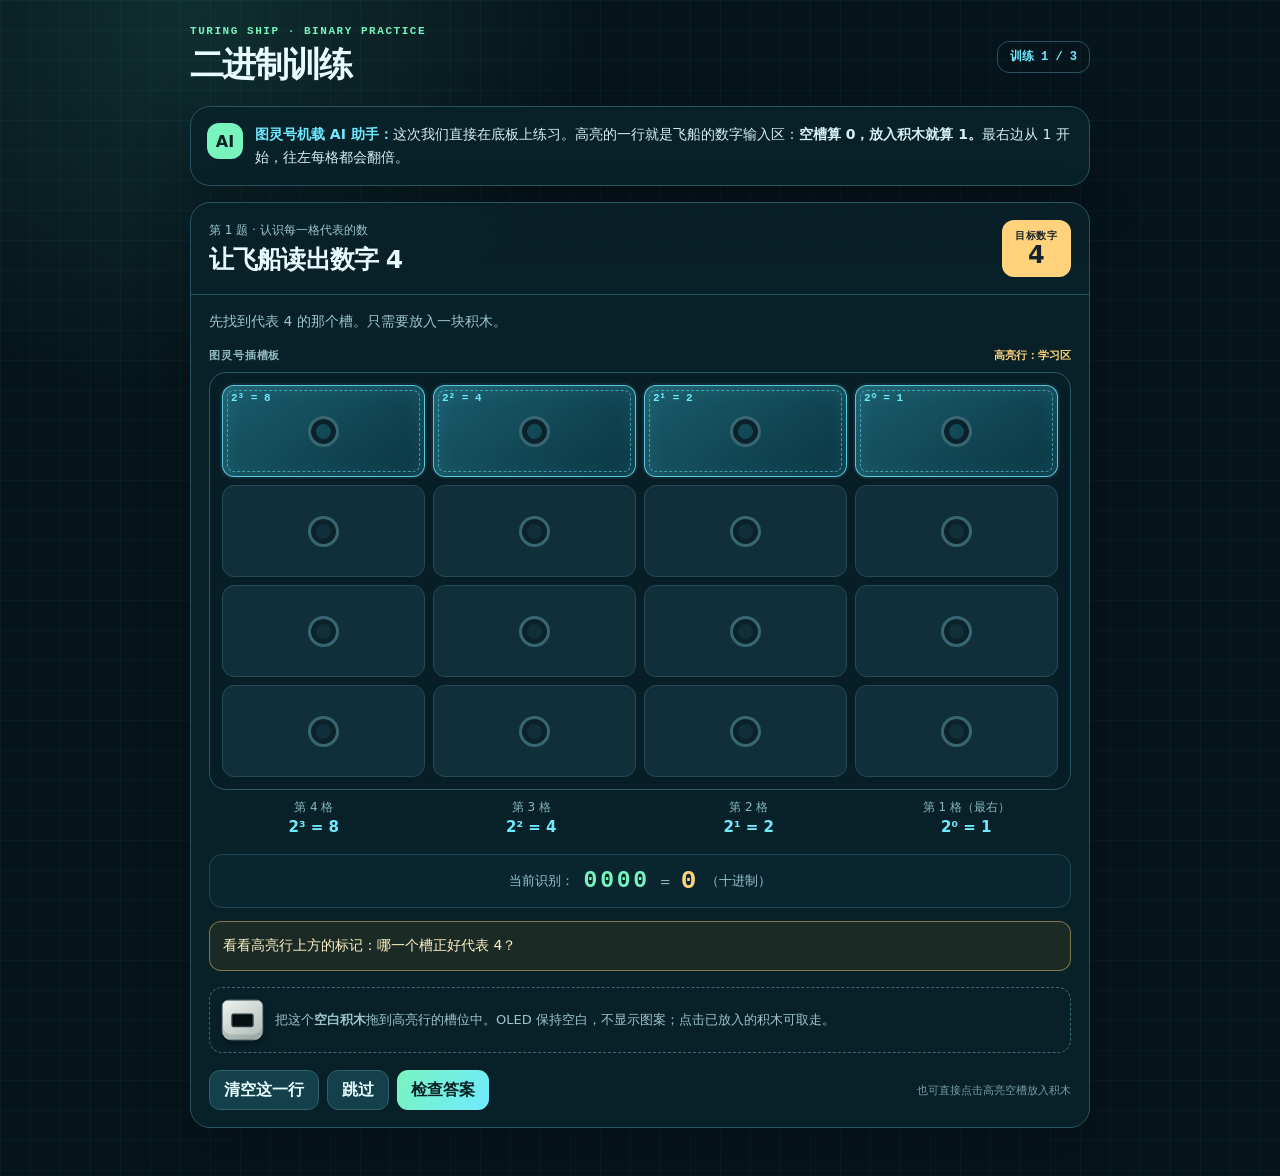
<file: docs/prototypes/binary-learning-game.html>
<!doctype html>
<html lang="zh-CN">
<head>
  <meta charset="utf-8">
  <meta name="viewport" content="width=device-width, initial-scale=1">
  <link rel="icon" href="data:,">
  <title>图灵号 · 二进制训练</title>
  <style>
    :root { --bg:#06151c; --panel:#0b2630; --line:#285462; --cyan:#70eaff; --mint:#78f4bd; --amber:#ffd27b; --text:#e8fbff; --muted:#9bc4cd; --idle:#102f3a; }
    * { box-sizing:border-box; }
    body { min-height:100vh; margin:0; color:var(--text); font-family:Inter,system-ui,"Microsoft YaHei",sans-serif; background:radial-gradient(circle at 15% 0,rgba(80,219,184,.13),transparent 25rem),linear-gradient(rgba(120,240,230,.035) 1px,transparent 1px),linear-gradient(90deg,rgba(120,240,230,.035) 1px,transparent 1px),var(--bg); background-size:auto,30px 30px,30px 30px,auto; }
    button { font:inherit; }
    .shell { width:min(900px,calc(100% - 28px)); margin:0 auto; padding:26px 0 48px; }
    header { display:flex; align-items:center; justify-content:space-between; gap:16px; margin-bottom:18px; }
    .eyebrow { margin:0 0 5px; color:var(--mint); font:700 11px/1 ui-monospace,Consolas,monospace; letter-spacing:.14em; }
    h1 { margin:0; font-size:clamp(24px,4vw,34px); letter-spacing:-.05em; }
    .progress { padding:9px 12px; border:1px solid var(--line); border-radius:12px; color:var(--cyan); font:700 12px/1 ui-monospace,Consolas,monospace; white-space:nowrap; }
    .ai-note,.game { border:1px solid var(--line); border-radius:20px; background:rgba(8,33,42,.88); box-shadow:0 20px 55px rgba(0,0,0,.25); }
    .ai-note { display:flex; gap:12px; align-items:flex-start; padding:16px; margin-bottom:16px; }
    .ai-badge { width:36px; height:36px; display:grid; place-items:center; flex:0 0 auto; border-radius:12px; color:#062029; background:var(--mint); font-weight:900; }
    .ai-note p { margin:0; color:#d4f1f6; font-size:14px; line-height:1.65; }
    .ai-note strong { color:var(--cyan); }
    .game { overflow:hidden; }
    .game-head { display:flex; align-items:center; justify-content:space-between; gap:12px; padding:17px 18px; border-bottom:1px solid var(--line); }
    .kicker { margin:0 0 4px; color:var(--muted); font-size:12px; }
    h2 { margin:0; font-size:clamp(19px,3vw,25px); letter-spacing:-.035em; }
    .target { padding:9px 13px; border-radius:12px; color:#15242a; text-align:center; background:var(--amber); font-weight:800; }
    .target small { display:block; font-size:10px; letter-spacing:.08em; } .target b { display:block; font-size:24px; line-height:1.05; }
    .instruction { margin:0; padding:15px 18px 0; color:var(--muted); font-size:14px; line-height:1.65; }
    .board-wrap { padding:18px; }
    .board-label { display:flex; align-items:center; justify-content:space-between; margin:0 0 10px; color:#91bac3; font:700 11px/1 ui-monospace,Consolas,monospace; letter-spacing:.08em; }
    .legend { color:var(--amber); letter-spacing:0; }
    .board { display:grid; grid-template-columns:repeat(4,1fr); gap:8px; padding:12px; border:1px solid #2a5967; border-radius:17px; background:#071e27; }
    .slot { position:relative; min-height:92px; display:grid; place-items:center; border:1px solid #254b57; border-radius:12px; background:var(--idle); }
    .slot::after { content:""; width:25px; height:25px; border:3px solid #386673; border-radius:50%; box-shadow:inset 0 0 0 5px #0b222b; }
    .slot.active { border-color:rgba(112,234,255,.78); background:linear-gradient(145deg,rgba(32,104,120,.85),rgba(10,55,68,.95)); box-shadow:inset 0 0 22px rgba(112,234,255,.13),0 0 0 2px rgba(112,234,255,.07); }
    .slot.active::before { content:attr(data-weight); position:absolute; top:7px; left:8px; color:var(--cyan); font:700 11px/1 ui-monospace,Consolas,monospace; }
    .slot.active.empty { outline:1px dashed rgba(112,234,255,.5); outline-offset:-6px; }
    .block { width:57px; height:56px; display:grid; place-items:center; position:relative; cursor:grab; border:1px solid #b5c5c6; border-radius:9px 9px 13px 13px; background:linear-gradient(145deg,#eef2ed,#aeb9b6); box-shadow:inset 0 -7px 0 rgba(61,75,75,.18),0 5px 9px rgba(0,0,0,.25); }
    .block:active { cursor:grabbing; }
    .block .oled { width:31px; height:19px; border:2px solid #253739; border-radius:3px; background:#071113; box-shadow:inset 0 0 4px #000; }
    .block .oled::after { content:""; display:block; width:100%; height:100%; } /* 纯空白 OLED：不显示积木图案 */
    .active .block { animation:drop .18s ease-out; }
    @keyframes drop { from { transform:translateY(-12px); opacity:.4; } to { transform:none; opacity:1; } }
    .weights { display:grid; grid-template-columns:repeat(4,1fr); gap:8px; margin-top:9px; }
    .weight { color:#86b6c0; text-align:center; font-size:12px; } .weight b { display:block; margin-top:2px; color:var(--cyan); font-size:15px; }
    .readout { display:flex; justify-content:center; align-items:center; gap:10px; flex-wrap:wrap; margin:0 18px; padding:13px; border:1px solid #214a57; border-radius:13px; color:var(--muted); background:#082530; font-size:13px; }
    #binary { color:var(--mint); font:800 23px/1 ui-monospace,Consolas,monospace; letter-spacing:.12em; } #decimal { color:var(--amber); font:800 26px/1 ui-monospace,Consolas,monospace; }
    .feedback { min-height:49px; margin:13px 18px 0; padding:13px; border:1px solid #28535e; border-radius:12px; color:#c8e8ed; background:#0a303b; font-size:14px; line-height:1.55; }
    .feedback.good { color:#d5fff0; border-color:rgba(120,244,189,.55); background:rgba(51,168,123,.15); } .feedback.warn { color:#fff0c6; border-color:rgba(255,210,123,.45); background:rgba(151,105,26,.14); }
    .tray { display:flex; align-items:center; gap:12px; margin:16px 18px 0; padding:12px; border:1px dashed #3a6c78; border-radius:13px; color:var(--muted); font-size:13px; }
    .source-block { flex:0 0 auto; transform:scale(.72); transform-origin:center; margin:-8px; }
    .actions { display:flex; justify-content:space-between; align-items:center; gap:12px; padding:17px 18px; }
    .buttons { display:flex; flex-wrap:wrap; gap:8px; }
    .btn { min-height:40px; padding:0 14px; cursor:pointer; border:1px solid #315f6b; border-radius:11px; color:var(--text); font-weight:800; background:#13404b; } .btn:hover { filter:brightness(1.12); }
    .btn.primary { border:0; color:#072126; background:linear-gradient(120deg,var(--mint),var(--cyan)); } .keys { color:#789da7; font-size:11px; text-align:right; }
    @media(max-width:600px) { .shell{width:min(100% - 18px,520px);padding-top:15px;} .board-wrap{padding:12px;} .board{gap:5px;padding:7px;} .slot{min-height:73px;border-radius:9px;} .block{transform:scale(.8);} .active .block{transform:scale(.8);} .weights{gap:5px;} .weight{font-size:10px;} .weight b{font-size:13px;} .game-head{padding:15px;} .instruction{padding:13px 15px 0;} .readout,.feedback,.tray{margin-left:15px;margin-right:15px;} .actions{align-items:flex-start;flex-direction:column;padding:15px;} .keys{text-align:left;} }
  </style>
</head>
<body>
  <main class="shell">
    <header><div><p class="eyebrow">TURING SHIP · BINARY PRACTICE</p><h1>二进制训练</h1></div><div class="progress" id="progress">训练 1 / 3</div></header>
    <section class="ai-note"><div class="ai-badge">AI</div><p><strong>图灵号机载 AI 助手：</strong>这次我们直接在底板上练习。高亮的一行就是飞船的数字输入区：<b>空槽算 0，放入积木就算 1。</b>最右边从 1 开始，往左每格都会翻倍。</p></section>
    <section class="game">
      <div class="game-head"><div><p class="kicker" id="kicker"></p><h2 id="title"></h2></div><div class="target"><small>目标数字</small><b id="target"></b></div></div>
      <p class="instruction" id="instruction"></p>
      <div class="board-wrap"><div class="board-label"><span>图灵号插槽板</span><span class="legend">高亮行：学习区</span></div><div class="board" id="board" aria-label="4乘4插槽板"></div><div class="weights"><div class="weight">第 4 格<b>2³ = 8</b></div><div class="weight">第 3 格<b>2² = 4</b></div><div class="weight">第 2 格<b>2¹ = 2</b></div><div class="weight">第 1 格（最右）<b>2⁰ = 1</b></div></div></div>
      <div class="readout"><span>当前识别：</span><strong id="binary">0000</strong><span>=</span><strong id="decimal">0</strong><span>（十进制）</span></div>
      <div class="feedback" id="feedback"></div>
      <div class="tray"><div class="block source-block" id="source-block" draggable="true" aria-label="可拖动的空白积木"><div class="oled" aria-label="空白 OLED"></div></div><span>把这个<strong>空白积木</strong>拖到高亮行的槽位中。OLED 保持空白，不显示图案；点击已放入的积木可取走。</span></div>
      <div class="actions"><div class="buttons"><button class="btn" id="reset" type="button">清空这一行</button><button class="btn" id="skip" type="button">跳过</button><button class="btn primary" id="check" type="button">检查答案</button></div><div class="keys">也可直接点击高亮空槽放入积木</div></div>
    </section>
  </main>
  <script>
    const rounds = [
      { target:4, kicker:'第 1 题 · 认识每一格代表的数', title:'让飞船读出数字 4', text:'先找到代表 4 的那个槽。只需要放入一块积木。', hint:'看看高亮行上方的标记：哪一个槽正好代表 4？', success:'答对啦！只有“4”这一格有积木，所以飞船读到 0100，也就是十进制 4。' },
      { target:5, kicker:'第 2 题 · 组合数字', title:'让飞船读出数字 5', text:'这次没有单独代表 5 的槽。把两块积木放进合适的位置，让它们加起来。', hint:'先找一个比较大的数字，再想想还差多少。', success:'做得好！4 和 1 两格都有积木，0101 就表示十进制 5。' },
      { target:2, kicker:'第 3 题 · 认识二进制 10', title:'把十进制 2 写成二进制', text:'二进制里的 1 加 1 会写成 10：最右边空着，左边紧挨着的“2”格放入积木。', hint:'最右边代表 1；它左边的槽代表 2。', success:'训练完成！0010 表示十进制 2。接下来，我们可以用两个输入信号做一个会算 0 和 1 的小计算器。' }
    ];
    const weights = [8,4,2,1];
    let roundIndex = 0, bits = [0,0,0,0], solved = false;
    const board = document.querySelector('#board'); const feedback = document.querySelector('#feedback');
    const el = id => document.querySelector(id);
    function value(){ return bits.reduce((sum, bit, index) => sum + bit * weights[index], 0); }
    function message(text, type=''){ feedback.textContent=text; feedback.className=`feedback ${type}`.trim(); }
    function addBlock(slot, col){ const block=document.createElement('div'); block.className='block'; block.draggable=true; block.innerHTML='<div class="oled" aria-label="空白 OLED"></div>'; block.title='点击取走积木'; block.addEventListener('click', event=>{ event.stopPropagation(); if(!solved){bits[col]=0; render();} }); block.addEventListener('dragstart', event=>event.dataTransfer.setData('source',`slot:${col}`)); slot.append(block); }
    function renderBoard(){ board.innerHTML=''; for(let row=0;row<4;row++){ for(let col=0;col<4;col++){ const slot=document.createElement('div'); const active=row===0; slot.className=`slot${active?' active':''}${active&&!bits[col]?' empty':''}`; if(active){ slot.dataset.weight=`${['2³','2²','2¹','2⁰'][col]} = ${weights[col]}`; slot.setAttribute('role','button'); slot.tabIndex=0; slot.setAttribute('aria-label',`学习行第 ${col+1} 格，代表 ${weights[col]}，${bits[col]?'已放积木':'空槽'}`); slot.addEventListener('dragover',event=>event.preventDefault()); slot.addEventListener('drop',event=>{event.preventDefault(); if(!solved){bits[col]=1;render();}}); slot.addEventListener('click',()=>{if(!solved && !bits[col]){bits[col]=1;render();}}); slot.addEventListener('keydown',event=>{if((event.key==='Enter'||event.key===' ')&&!solved){event.preventDefault();if(!bits[col]){bits[col]=1;render();}}}); if(bits[col]) addBlock(slot,col); } board.append(slot); } } }
    function render(){ const round=rounds[roundIndex], now=value(); el('#progress').textContent=`训练 ${roundIndex+1} / ${rounds.length}`; el('#kicker').textContent=round.kicker; el('#title').textContent=round.title; el('#target').textContent=round.target; el('#instruction').textContent=round.text; el('#binary').textContent=bits.join(''); el('#decimal').textContent=now; el('#check').textContent=solved?(roundIndex===rounds.length-1?'训练完成':'下一题'):'检查答案'; el('#skip').textContent=roundIndex===rounds.length-1?'重新开始':'跳过'; renderBoard(); }
    function advance(){ if(roundIndex===rounds.length-1){roundIndex=0;}else{roundIndex++;}bits=[0,0,0,0];solved=false;message(rounds[roundIndex].hint,'warn');render(); }
    el('#source-block').addEventListener('dragstart', event=>event.dataTransfer.setData('source','tray'));
    el('#reset').addEventListener('click',()=>{if(!solved){bits=[0,0,0,0];message(rounds[roundIndex].hint,'warn');render();}});
    el('#skip').addEventListener('click',advance);
    el('#check').addEventListener('click',()=>{const round=rounds[roundIndex],now=value();if(solved){advance();return;}if(now===round.target){solved=true;message(round.success,'good');}else if(now<round.target){message(`现在是 ${now}，离目标 ${round.target} 还差 ${round.target-now}。${round.hint}`,'warn');}else{message(`现在是 ${now}，比目标 ${round.target} 多了 ${now-round.target}。点击多余的积木把它取走试试。`,'warn');}render();});
    message(rounds[0].hint,'warn'); render();
  </script>
</body>
</html>
</file>
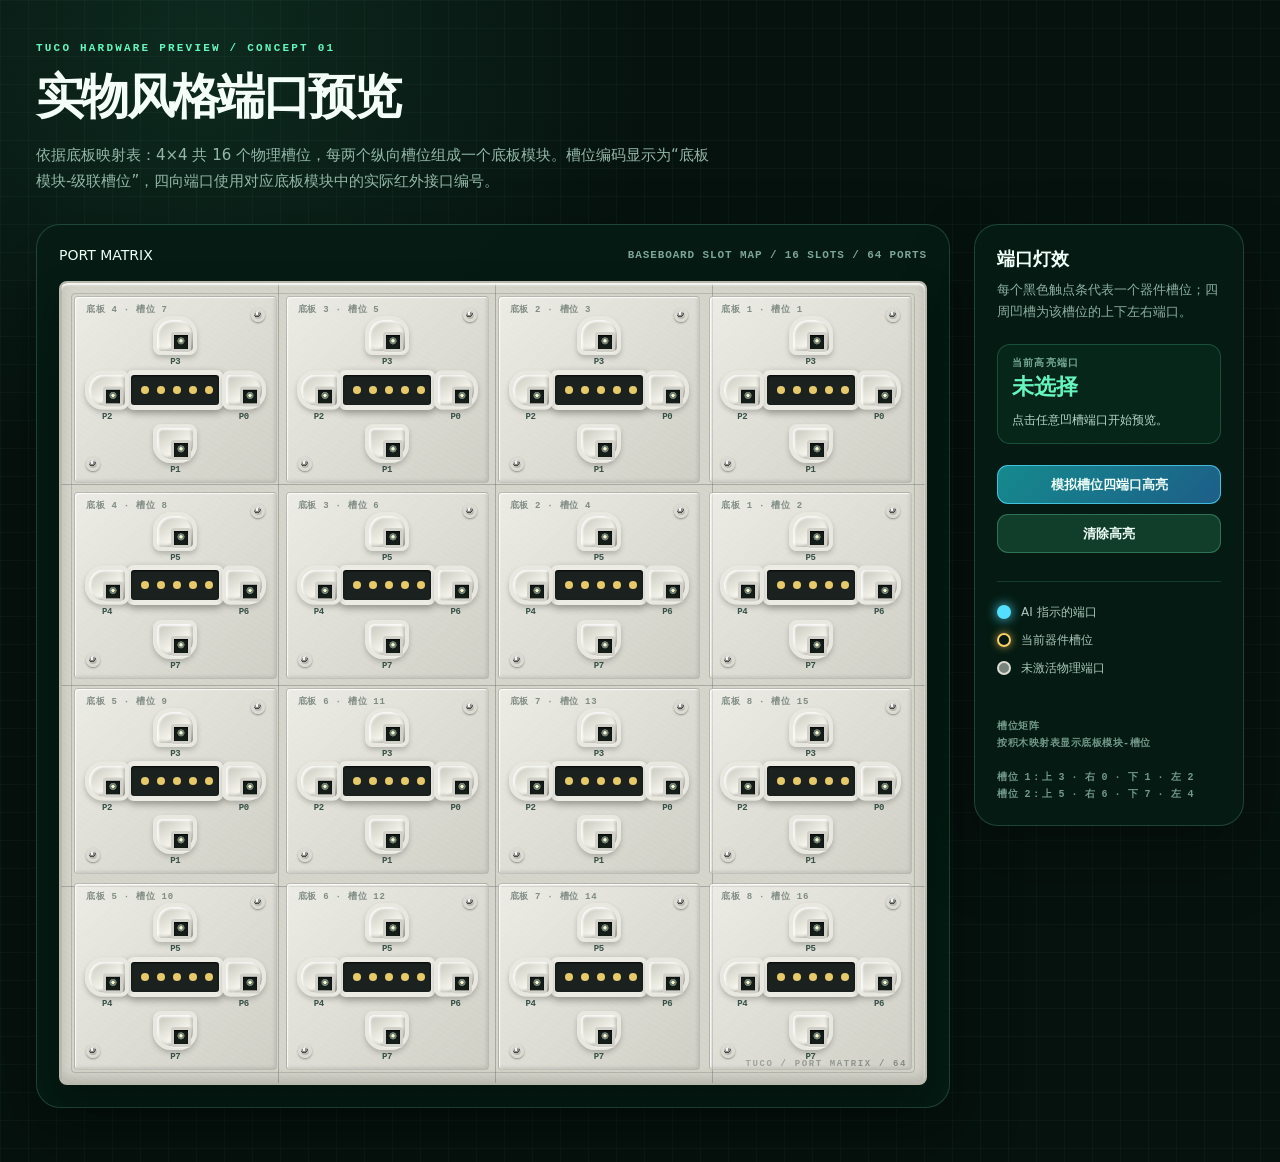
<file: docs/prototypes/port-board-preview.html>
<!doctype html>
<html lang="zh-CN">
<head>
  <meta charset="utf-8">
  <meta name="viewport" content="width=device-width, initial-scale=1">
  <link rel="icon" href="data:,">
  <title>TUCO 实物风格端口预览</title>
  <style>
    :root {
      color-scheme: dark;
      --ink: #071812;
      --panel: #0a251c;
      --line: rgba(133, 239, 192, 0.2);
      --mint: #66f5bd;
      --cyan: #55dfff;
      --amber: #ffcf68;
      --plastic: #e2e1d8;
      --plastic-shadow: #a8a8a0;
      --pcb: #18201f;
    }

    * { box-sizing: border-box; }

    body {
      min-width: 1120px;
      min-height: 100vh;
      margin: 0;
      color: #dff7eb;
      font-family: Inter, ui-sans-serif, system-ui, -apple-system, BlinkMacSystemFont, "Microsoft YaHei", sans-serif;
      background:
        radial-gradient(circle at 16% 4%, rgba(51, 167, 120, 0.16), transparent 28rem),
        linear-gradient(rgba(116, 255, 197, 0.035) 1px, transparent 1px),
        linear-gradient(90deg, rgba(116, 255, 197, 0.035) 1px, transparent 1px),
        #06120e;
      background-size: auto, 28px 28px, 28px 28px, auto;
    }

    .shell {
      width: min(1440px, calc(100vw - 72px));
      margin: 0 auto;
      padding: 42px 0 54px;
    }

    .eyebrow {
      margin: 0 0 10px;
      color: var(--mint);
      font: 700 11px/1.2 ui-monospace, SFMono-Regular, Consolas, monospace;
      letter-spacing: 0.2em;
    }

    h1 {
      margin: 0;
      color: #f4fff9;
      font-size: clamp(32px, 4vw, 48px);
      letter-spacing: -0.055em;
    }

    .description {
      max-width: 680px;
      margin: 14px 0 30px;
      color: #93b7a8;
      font-size: 15px;
      line-height: 1.7;
    }

    .workbench {
      display: grid;
      grid-template-columns: minmax(830px, 1fr) 270px;
      gap: 24px;
      align-items: start;
    }

    .board-wrap, .sidebar {
      border: 1px solid var(--line);
      border-radius: 24px;
      background: rgba(5, 28, 20, 0.88);
      box-shadow: 0 28px 70px rgba(0, 0, 0, 0.32);
    }

    .board-wrap { padding: 22px; }

    .panel-title {
      display: flex;
      align-items: center;
      justify-content: space-between;
      margin: 0 0 18px;
      color: #effff7;
      font-size: 14px;
    }

    .panel-title span {
      color: #7da596;
      font: 600 11px/1 ui-monospace, SFMono-Regular, Consolas, monospace;
      letter-spacing: 0.08em;
    }

    .board {
      position: relative;
      display: grid;
      grid-template-columns: repeat(4, minmax(160px, 1fr));
      gap: 9px;
      min-height: 804px;
      padding: 13px;
      overflow: hidden;
      border: 2px solid #b8b8ad;
      border-radius: 8px;
      background:
        linear-gradient(90deg, rgba(99, 99, 96, 0.38) 1px, transparent 1px),
        linear-gradient(rgba(99, 99, 96, 0.38) 1px, transparent 1px),
        repeating-linear-gradient(30deg, rgba(80, 80, 76, 0.025) 0 1px, transparent 1px 5px),
        #d5d5cb;
      background-size: calc(25% + 1px) 100%, 100% calc(25% + 1px), auto, auto;
      box-shadow: inset 0 2px 2px rgba(255, 255, 255, 0.95), inset 0 -5px 12px rgba(74, 74, 69, 0.22), 0 18px 36px rgba(0, 0, 0, 0.28);
    }

    .board::before, .board::after {
      position: absolute;
      z-index: 0;
      content: "";
      pointer-events: none;
    }

    .board::before {
      inset: 10px;
      border: 1px solid rgba(104, 104, 97, 0.28);
      border-radius: 4px;
    }

    .board::after {
      right: 18px;
      bottom: 14px;
      color: rgba(35, 51, 44, 0.48);
      content: "TUCO / PORT MATRIX / 64";
      font: 700 9px/1 ui-monospace, SFMono-Regular, Consolas, monospace;
      letter-spacing: 0.18em;
    }

    .slot {
      position: relative;
      z-index: 1;
      min-height: 183px;
      border: 1px solid rgba(115, 115, 109, 0.34);
      border-radius: 4px;
      background: linear-gradient(135deg, rgba(255, 255, 252, 0.56), rgba(166, 166, 159, 0.1));
      box-shadow: inset 1px 1px 1px rgba(255, 255, 255, 0.84), inset -2px -2px 3px rgba(76, 76, 72, 0.12);
      transition: box-shadow 180ms ease, border-color 180ms ease;
    }

    .slot.is-selected {
      border-color: rgba(255, 195, 75, 0.95);
      box-shadow: inset 1px 1px 1px rgba(255, 255, 255, 0.84), inset -2px -2px 3px rgba(76, 76, 72, 0.12), 0 0 0 2px rgba(255, 198, 77, 0.34), 0 0 21px rgba(255, 181, 45, 0.4);
    }

    .slot-index {
      position: absolute;
      top: 9px;
      left: 11px;
      color: rgba(34, 57, 47, 0.52);
      font: 700 9px/1 ui-monospace, SFMono-Regular, Consolas, monospace;
      letter-spacing: 0.08em;
    }

    .screw {
      position: absolute;
      width: 14px;
      aspect-ratio: 1;
      border: 3px solid #dbdbd3;
      border-radius: 50%;
      background: radial-gradient(circle at 38% 32%, #f5f5f2 0 16%, #8a8b87 20% 37%, #3f4441 41% 47%, #b8b8b0 52% 100%);
      box-shadow: 0 1px 2px rgba(42, 42, 39, 0.48), inset 0 1px 1px rgba(255, 255, 255, 0.9);
    }

    .screw-a { top: 11px; right: 11px; }
    .screw-b { bottom: 11px; left: 11px; }

    .socket {
      position: absolute;
      top: 50%;
      left: 50%;
      width: 98px;
      height: 40px;
      transform: translate(-50%, -50%);
      border: 5px solid #ecece5;
      border-radius: 8px;
      background: #1b211f;
      box-shadow: 0 3px 7px rgba(58, 58, 53, 0.48), inset 0 1px 2px #050806;
    }

    .socket::before {
      position: absolute;
      top: 50%;
      left: 10px;
      width: 8px;
      height: 8px;
      border-radius: 50%;
      background: #e6c96b;
      box-shadow: 16px 0 #e6c96b, 32px 0 #e6c96b, 48px 0 #e6c96b, 64px 0 #e6c96b;
      content: "";
      transform: translateY(-50%);
    }

    .port {
      position: absolute;
      display: grid;
      width: 44px;
      height: 39px;
      place-items: center;
      border: 4px solid #e8e8e0;
      color: rgba(15, 39, 31, 0.78);
      cursor: pointer;
      isolation: isolate;
      outline: none;
      background: linear-gradient(145deg, #c5c5bb, #f5f5ed 62%, #aaa9a0);
      box-shadow: inset 2px 2px 2px rgba(255, 255, 255, 0.84), inset -2px -2px 3px rgba(58, 58, 54, 0.25), 0 3px 5px rgba(70, 70, 65, 0.28);
      transition: transform 150ms ease, box-shadow 150ms ease, border-color 150ms ease;
    }

    .port::before {
      width: 14px;
      height: 14px;
      border: 3px solid #d1d1c9;
      border-radius: 3px;
      background: radial-gradient(circle at 50% 42%, #faf7cc 0 13%, #748176 17% 31%, #151d19 36% 100%);
      box-shadow: inset 0 1px 2px #010302, 0 1px 1px rgba(255, 255, 255, 0.45);
      content: "";
    }

    .port::after {
      position: absolute;
      z-index: -1;
      width: 36px;
      height: 36px;
      border-radius: 50%;
      background: transparent;
      content: "";
      transition: background 150ms ease, box-shadow 150ms ease;
    }

    .port:hover { transform: scale(1.06); }

    .port.active {
      border-color: #b5fff2;
      box-shadow: inset 2px 2px 2px rgba(255, 255, 255, 0.84), inset -2px -2px 3px rgba(58, 58, 54, 0.25), 0 0 0 2px rgba(90, 242, 213, 0.65), 0 0 18px rgba(47, 232, 204, 0.86);
    }

    .port.active::after { background: rgba(52, 249, 218, 0.46); box-shadow: 0 0 23px 8px rgba(32, 224, 194, 0.62); }

    .port span {
      position: absolute;
      bottom: -16px;
      color: rgba(12, 43, 33, 0.78);
      font: 800 9px/1 ui-monospace, SFMono-Regular, Consolas, monospace;
      letter-spacing: -0.04em;
    }

    .port.top { top: 19px; left: 50%; border-radius: 18px 18px 8px 8px; transform: translateX(-50%); }
    .port.right { top: 50%; right: 10px; border-radius: 8px 18px 18px 8px; transform: translateY(-50%); }
    .port.bottom { bottom: 19px; left: 50%; border-radius: 8px 8px 18px 18px; transform: translateX(-50%); }
    .port.left { top: 50%; left: 10px; border-radius: 18px 8px 8px 18px; transform: translateY(-50%); }
    .port.top:hover, .port.bottom:hover { transform: translateX(-50%) scale(1.06); }
    .port.right:hover, .port.left:hover { transform: translateY(-50%) scale(1.06); }

    .sidebar { padding: 22px; }
    .sidebar h2 { margin: 0 0 8px; color: #f0fff8; font-size: 18px; }
    .sidebar p { margin: 0; color: #8dafa2; font-size: 13px; line-height: 1.7; }
    .status { margin: 21px 0; padding: 14px; border: 1px solid rgba(112, 244, 191, 0.2); border-radius: 13px; background: rgba(10, 54, 38, 0.45); }
    .status-label { margin-bottom: 7px; color: #76a896; font: 700 10px/1 ui-monospace, SFMono-Regular, Consolas, monospace; letter-spacing: 0.12em; }
    .status-value { color: var(--mint); font: 700 22px/1.2 ui-monospace, SFMono-Regular, Consolas, monospace; }
    .status-detail { margin-top: 8px; color: #b5d5c7; font-size: 12px; line-height: 1.5; }
    .controls { display: grid; gap: 10px; }
    button { width: 100%; padding: 12px 14px; border: 1px solid rgba(116, 239, 190, 0.3); border-radius: 11px; color: #effff8; cursor: pointer; background: rgba(30, 92, 65, 0.55); font: 700 13px/1 system-ui, sans-serif; transition: background 150ms ease, transform 150ms ease; }
    button:hover { background: rgba(42, 135, 94, 0.75); transform: translateY(-1px); }
    button.accent { border-color: rgba(85, 223, 255, 0.7); background: linear-gradient(135deg, #158a8d, #1d5e88); }
    .legend { display: grid; gap: 11px; margin-top: 28px; padding-top: 22px; border-top: 1px solid rgba(112, 244, 191, 0.15); }
    .legend-item { display: flex; align-items: center; gap: 10px; color: #aac8bb; font-size: 12px; }
    .key { width: 14px; height: 14px; border-radius: 50%; }
    .key-cyan { background: var(--cyan); box-shadow: 0 0 12px var(--cyan); }
    .key-amber { border: 2px solid var(--amber); box-shadow: 0 0 9px rgba(255, 207, 104, 0.7); }
    .key-metal { border: 2px solid #dddcd4; background: #77847c; }
    .direction { margin-top: 28px; padding: 13px 0 0; color: #72998a; font: 600 10px/1.7 ui-monospace, SFMono-Regular, Consolas, monospace; letter-spacing: 0.05em; }
  </style>
</head>
<body>
  <main class="shell">
    <p class="eyebrow">TUCO HARDWARE PREVIEW / CONCEPT 01</p>
    <h1>实物风格端口预览</h1>
    <p class="description">依据底板映射表：4×4 共 16 个物理槽位，每两个纵向槽位组成一个底板模块。槽位编码显示为“底板模块-级联槽位”，四向端口使用对应底板模块中的实际红外接口编号。</p>
    <section class="workbench">
      <div class="board-wrap">
        <div class="panel-title">PORT MATRIX <span>BASEBOARD SLOT MAP / 16 SLOTS / 64 PORTS</span></div>
        <div id="board" class="board" aria-label="64 个物理端口预览"></div>
      </div>
      <aside class="sidebar">
        <h2>端口灯效</h2>
        <p>每个黑色触点条代表一个器件槽位；四周凹槽为该槽位的上下左右端口。</p>
        <div class="status" aria-live="polite">
          <div class="status-label">当前高亮端口</div>
          <div id="statusValue" class="status-value">未选择</div>
          <div id="statusDetail" class="status-detail">点击任意凹槽端口开始预览。</div>
        </div>
        <div class="controls">
          <button id="simulateButton" class="accent" type="button">模拟槽位四端口高亮</button>
          <button id="clearButton" type="button">清除高亮</button>
        </div>
        <div class="legend">
          <div class="legend-item"><i class="key key-cyan"></i>AI 指示的端口</div>
          <div class="legend-item"><i class="key key-amber"></i>当前器件槽位</div>
          <div class="legend-item"><i class="key key-metal"></i>未激活物理端口</div>
        </div>
        <div class="direction">槽位矩阵<br>按积木映射表显示底板模块-槽位<br><br>槽位 1：上 3 · 右 0 · 下 1 · 左 2<br>槽位 2：上 5 · 右 6 · 下 7 · 左 4</div>
      </aside>
    </section>
  </main>
  <script>
    const board = document.getElementById('board');
    const statusValue = document.getElementById('statusValue');
    const statusDetail = document.getElementById('statusDetail');
    const slotPorts = new Map();
    const slotLayout = [
      [{ board: 4, slot: 7 }, { board: 3, slot: 5 }, { board: 2, slot: 3 }, { board: 1, slot: 1 }],
      [{ board: 4, slot: 8 }, { board: 3, slot: 6 }, { board: 2, slot: 4 }, { board: 1, slot: 2 }],
      [{ board: 5, slot: 9 }, { board: 6, slot: 11 }, { board: 7, slot: 13 }, { board: 8, slot: 15 }],
      [{ board: 5, slot: 10 }, { board: 6, slot: 12 }, { board: 7, slot: 14 }, { board: 8, slot: 16 }]
    ];
    const portMaps = {
      1: { top: 3, right: 0, bottom: 1, left: 2 },
      2: { top: 5, right: 6, bottom: 7, left: 4 }
    };
    const directions = [
      { name: 'top', label: '上' },
      { name: 'right', label: '右' },
      { name: 'bottom', label: '下' },
      { name: 'left', label: '左' }
    ];
    let simulationIndex = 0;

    for (let row = 0; row < 4; row += 1) {
      for (let column = 0; column < 4; column += 1) {
        const slot = document.createElement('article');
        const mapping = slotLayout[row][column];
        const slotType = mapping.slot % 2 === 1 ? 1 : 2;
        const slotKey = String(mapping.board) + '-' + String(mapping.slot);
        slot.className = 'slot';
        slot.dataset.slotKey = slotKey;
        slot.dataset.board = String(mapping.board);
        slot.dataset.position = String(mapping.slot);
        slot.innerHTML = '<span class="slot-index">底板 ' + String(mapping.board) + ' · 槽位 ' + String(mapping.slot) + '</span><i class="screw screw-a"></i><i class="screw screw-b"></i><div class="socket"></div>';
        board.appendChild(slot);
        slotPorts.set(slotKey, []);

        directions.forEach(function(direction) {
          const port = document.createElement('button');
          const portNumber = String(portMaps[slotType][direction.name]);
          port.type = 'button';
          port.className = 'port ' + direction.name;
          port.dataset.port = portNumber;
          port.dataset.slotKey = slotKey;
          port.setAttribute('aria-label', '底板 ' + String(mapping.board) + '，槽位 ' + String(mapping.slot) + '，端口 ' + portNumber + '，' + direction.label + '侧');
          port.innerHTML = '<span>P' + portNumber + '</span>';
          port.addEventListener('click', function() {
            selectPort(port);
          });
          slot.appendChild(port);
          slotPorts.get(slotKey).push(port);
        });
      }
    }

    function resetSelection() {
      document.querySelectorAll('.port.active').forEach(function(port) { port.classList.remove('active'); });
      document.querySelectorAll('.slot.is-selected').forEach(function(slot) { slot.classList.remove('is-selected'); });
    }

    function selectPort(port) {
      resetSelection();
      port.classList.add('active');
      const slot = port.closest('.slot');
      slot.classList.add('is-selected');
      statusValue.textContent = slot.dataset.slotKey + ' · P' + port.dataset.port;
      statusDetail.textContent = '底板 ' + slot.dataset.board + ' 的槽位 ' + slot.dataset.position + ' · ' + port.getAttribute('aria-label').split('，').pop();
    }

    function highlightSlot(slotKey) {
      resetSelection();
      const ports = slotPorts.get(slotKey) || [];
      const slot = document.querySelector('.slot[data-slot-key="' + slotKey + '"]');
      if (slot) slot.classList.add('is-selected');
      ports.forEach(function(port) { port.classList.add('active'); });
      statusValue.textContent = slotKey + ' · ' + ports.map(function(port) { return 'P' + port.dataset.port; }).join(' · ');
      statusDetail.textContent = '底板 ' + slot.dataset.board + ' 的槽位 ' + slot.dataset.position + '：上、右、下、左四个端口正在高亮。';
    }

    document.getElementById('simulateButton').addEventListener('click', function() {
      const previewSlots = ['1-1', '3-5', '6-12', '8-16'];
      highlightSlot(previewSlots[simulationIndex % previewSlots.length]);
      simulationIndex += 1;
    });

    document.getElementById('clearButton').addEventListener('click', function() {
      resetSelection();
      statusValue.textContent = '未选择';
      statusDetail.textContent = '点击任意凹槽端口开始预览。';
    });
  </script>
</body>
</html>
</file>
